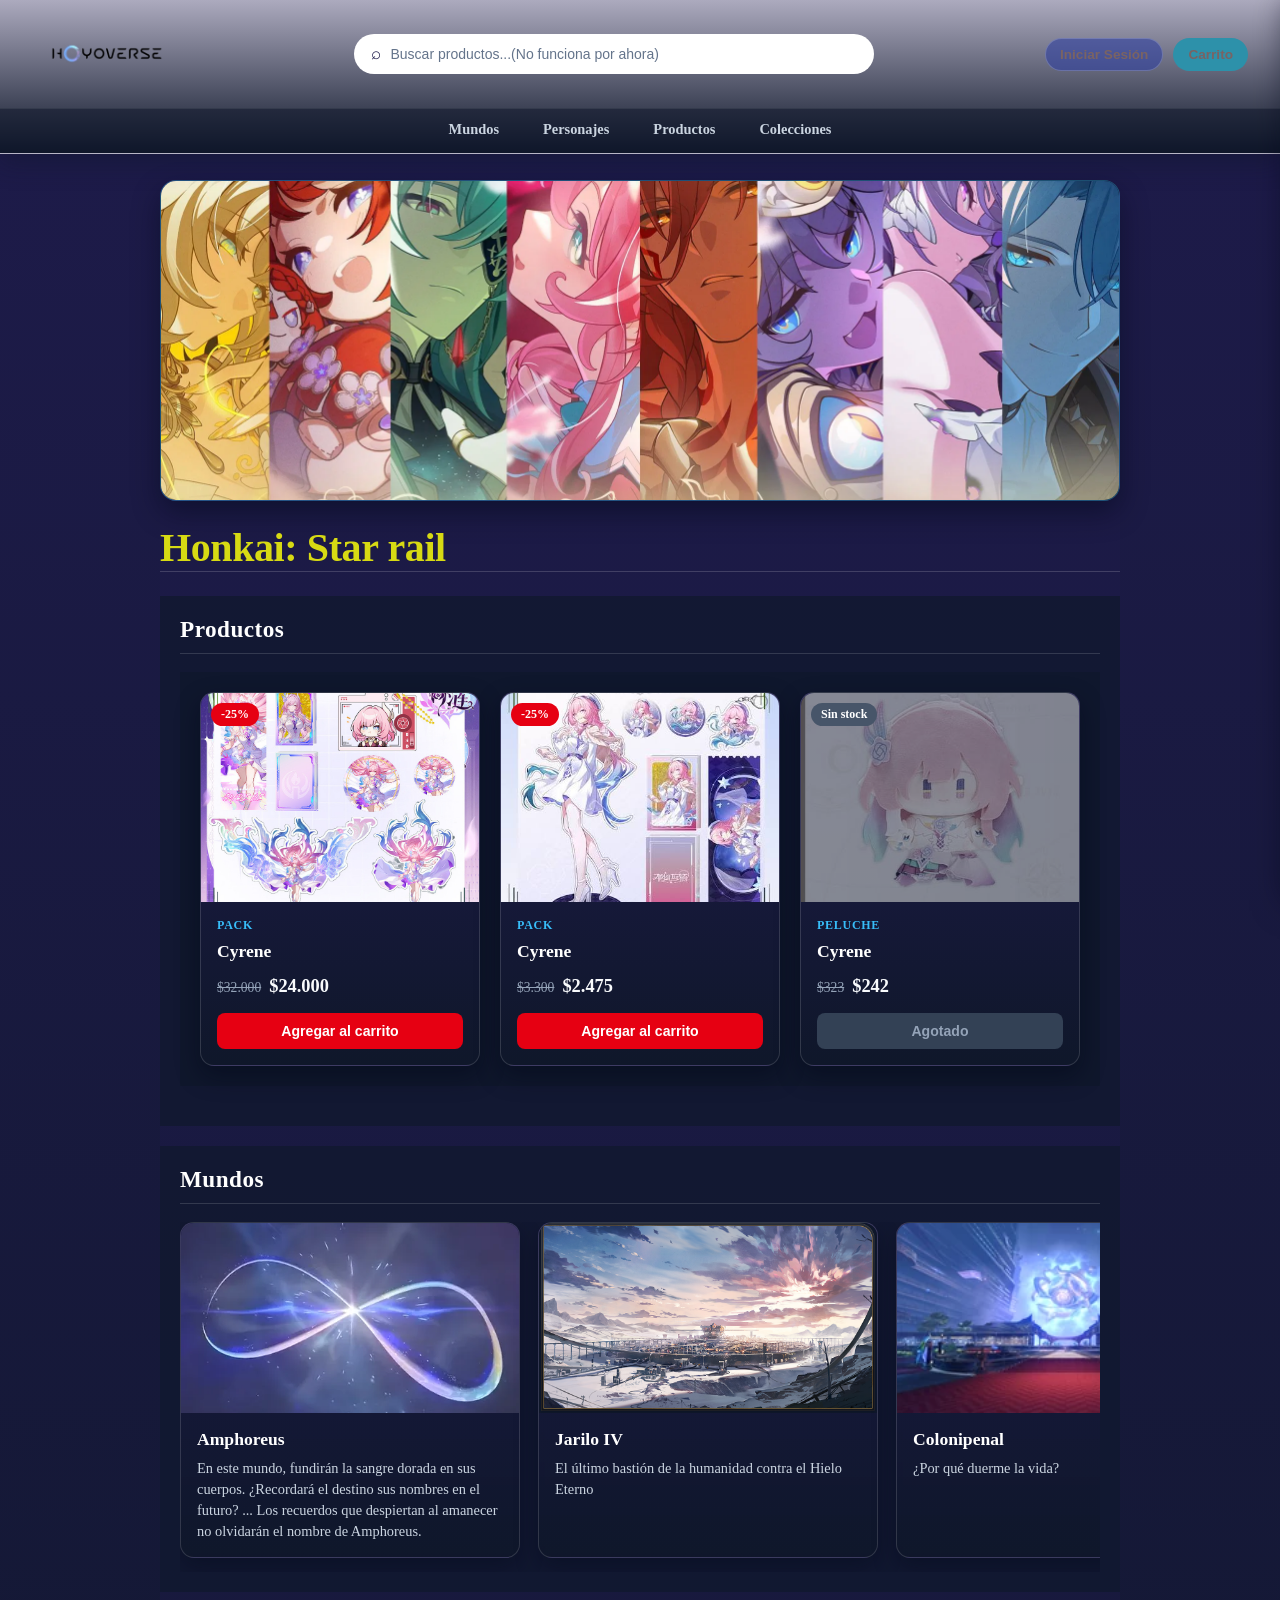
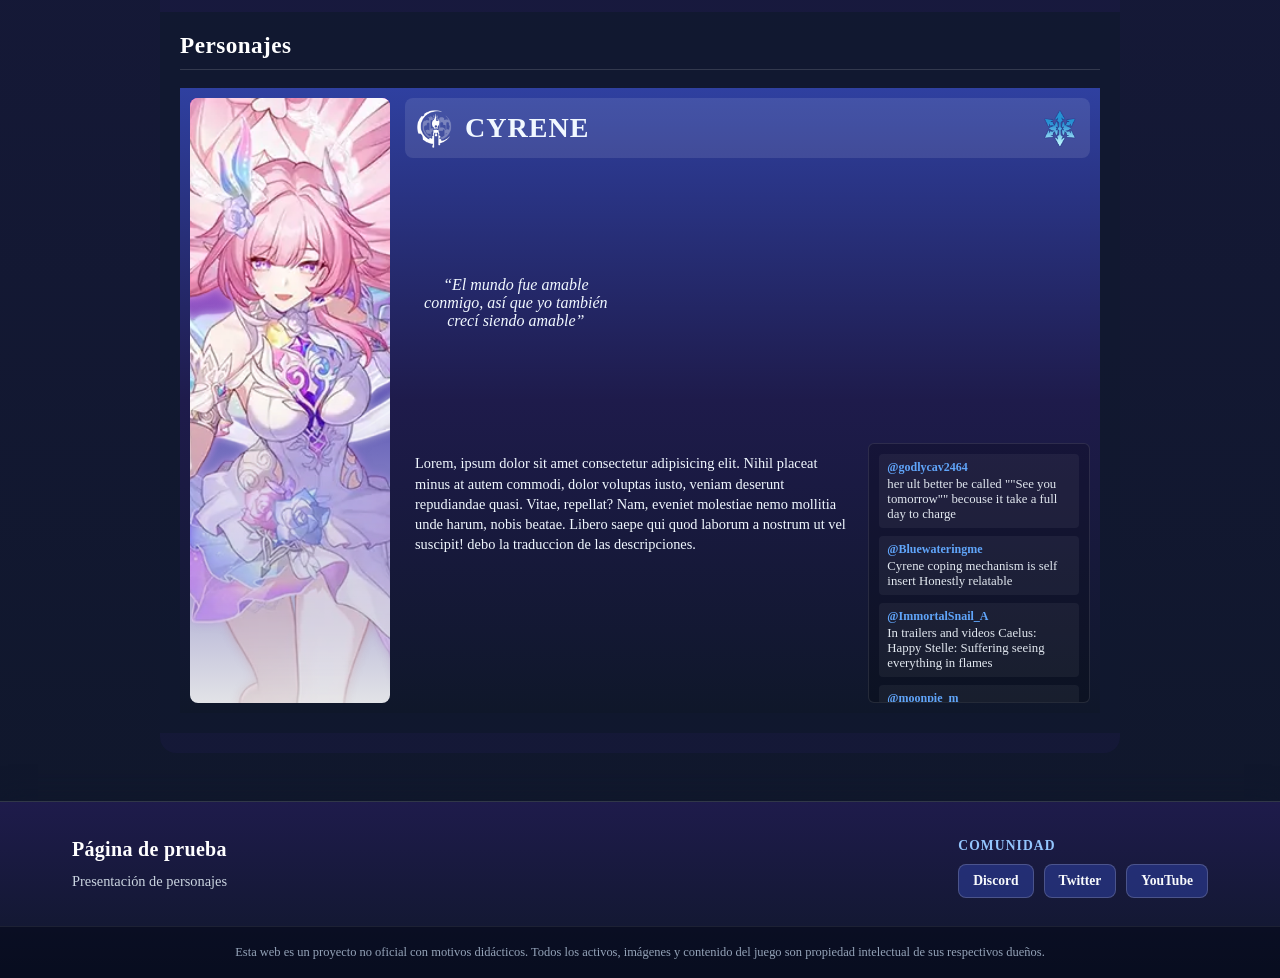
<file: index.html>
<!DOCTYPE html>
<html lang="en">
<head>
    <meta charset="UTF-8">
    <meta name="viewport" content="width=device-width, initial-scale=1.0">
    <link rel="stylesheet" href="assets/styles/layout.css">
    <link rel="stylesheet" href="assets/styles/header-style.css">
    <link rel="stylesheet" href="assets/styles/cartas-productos-style.css">
    <link rel="stylesheet" href="assets/styles/carrito-style.css">
    <link rel="stylesheet" href="assets/styles/cartas-style.css">
    <link rel="stylesheet" href="assets/styles/footer-style.css">

    <title>Proyecto Final FrontEnd</title>
</head>
<body>
    <div class="pagina">

        <div id="header-container">

        </div>

        <main>

        <div class="banner-entrada">
        <img
            src="./assets/img/wallpaper-crisos.png"
            alt="Portada de entrada"
            class="banner-entrada-img"
        >
        </div>

            <h1>Honkai: Star rail</h1>
            <!-- Productos -->
            <section class="productos">
                <h2>Productos</h2>

            <section id="catalogo" aria-label="Catálogo de productos">
                <div id="catalogo-grid" class="catalogo-grid"></div>
            </section>



            </section>



        <section id="mundos" aria-label="Mundos de Honkai: Star Rail">
            <h2>Mundos</h2>

            <div class="mundos-track" role="region" aria-label="Carrusel lateral de mundos">
                <article class="carta-mundo">
                    <div class="carta-mundo-img-wrap">
                        <img src="./assets/img/Amphoreus.png" alt="Amphoreus" class="carta-mundo-img" loading="lazy">
                    </div>
                    <div class="carta-mundo-cuerpo">
                        <h3 class="carta-mundo-titulo">Amphoreus</h3>
                        <p class="carta-mundo-desc">En este mundo, fundirán la sangre dorada en sus cuerpos. 
                            ¿Recordará el destino sus nombres en el futuro? ... 
                            Los recuerdos que despiertan al amanecer no olvidarán el nombre de Amphoreus.</p>
                    </div>
                </article>

                <article class="carta-mundo">
                    <div class="carta-mundo-img-wrap">
                        <img src="./assets/img/JariloIV.png" alt="Jarilo IV" class="carta-mundo-img" loading="lazy">
                    </div>
                    <div class="carta-mundo-cuerpo">
                        <h3 class="carta-mundo-titulo">Jarilo IV</h3>
                        <p class="carta-mundo-desc">El último bastión de la humanidad contra el Hielo Eterno</p>
                    </div>
                </article>

                <article class="carta-mundo">
                    <div class="carta-mundo-img-wrap">
                        <img src="./assets/img/Colonipenal.jpg" alt="Tercer mundo" class="carta-mundo-img" loading="lazy">
                    </div>
                    <div class="carta-mundo-cuerpo">
                        <h3 class="carta-mundo-titulo">Colonipenal</h3>
                        <p class="carta-mundo-desc">¿Por qué duerme la vida?</p>
                    </div>
                </article>
            </div>
        </section>



            <section class="personajes">
                <h2>Personajes</h2>


 <div class="contenedor-carta">
        <!--  Por la cantidad de personajes deberia cambiar esto por un script y un json
          no obstante, no tengo tiempo para eso  -->
        <!--  Imagen principal -->
        <div class="contenedor-imagen-personaje">
            <img src="assets/img/cyrene_card.png" alt="Cyrene" class="imagen-personaje">
        </div>
        
        <!--  Detalles -->
        <div class="detalles-personaje">
            
            <div class="personaje-entrada">
                <div class="caja-icono">
                    <img src="assets/img/Remembrance-logo.webp" alt="Vía" class="imagen-personaje-entrada">
                </div>    
                <div class="nombre-personaje">
                    <h3>Cyrene</h3>
                </div>   
                <div class="caja-icono">
                    <img src="assets/img/Ice.webp" alt="Elemento" class="imagen-personaje-entrada">
                </div>   
            </div>
            
            <!-- Grilla interna -->        
            <div class="grilla-contenido">
                
                <!-- Video Promo -->
                <div class="caja-video">
                    <iframe class="video-promo"
                        src="https://www.youtube.com/embed/CRAuK8T6Xis?si=6vDvrTY4_evHwBdL" 
                        title="YouTube video player" frameborder="0" allow="accelerometer; autoplay; clipboard-write; encrypted-media; 
                        gyroscope; picture-in-picture; web-share" referrerpolicy="strict-origin-when-cross-origin" allowfullscreen>

</iframe>
                    
                </div>  

                <!-- Frase  -->
                <div class="caja caja-quote">
                    “El mundo fue amable conmigo, así que yo también crecí siendo amable”
                    </p>
                </div>   

                <!-- Descripcion  -->
                <div class="caja caja-descripcion"> <p>
                    Lorem, ipsum dolor sit amet consectetur adipisicing elit. Nihil placeat minus at autem commodi, dolor voluptas iusto, veniam deserunt repudiandae quasi. Vitae, repellat? Nam, eveniet molestiae nemo mollitia unde harum, nobis beatae. Libero saepe qui quod laborum 
                    a nostrum ut vel suscipit! debo la traduccion de las descripciones.</p>
                </div>   
                
                <!-- Comentarios -->
                <div class="caja-comentarios">
                    <div class="comentario-item">
                        <span class="usuario-comentario">@godlycav2464</span>
                        <p class="texto-comentario">her ult better be  called ""See you tomorrow"" becouse it take a full day to charge</p>
                    </div>
                    <div class="comentario-item">
                        <span class="usuario-comentario">@Bluewateringme</span>
                        <p class="texto-comentario">Cyrene coping mechanism is self insert
                            Honestly relatable</p>
                    </div>
                    <div class="comentario-item">
                        <span class="usuario-comentario">@ImmortalSnail_A</span>
                        <p class="texto-comentario">In trailers and videos
                        Caelus: Happy
                        Stelle: Suffering seeing everything in flames</p>
                    </div>
                    <div class="comentario-item">
                        <span class="usuario-comentario">@moonpie_m</span>
                        <p class="texto-comentario">girl is a self insert writer 😂 she wasn't even present in those 
                        parts but she wrote herself into that anyways</p>
                    </div>
                    <div class="comentario-item">
                        <span class="usuario-comentario">@Yo</span>
                        <p class="texto-comentario">No te aguanto</p>
                    </div>
                </div>

            </div>
        </div>











            </section>

        </main>

        <div id="footer-container"></div>

    </div>


 


    <!-- Inicializacion de Sripts-->
    <script src="assets/app/header.js" defer></script>
    <script src="assets/app/footer.js" defer></script>
    <script src="assets/app/app.js" defer></script>




<!-- Carrito -->

<aside class="carrito-panel" id="carrito-panel" aria-label="Carrito de compras" aria-hidden="true">
    <div class="carrito-header">
        <h3>Tu Carrito</h3>
        <button type="button" id="btn-cerrar-carrito" class="btn-cerrar-carrito" aria-label="Cerrar carrito">✕</button>
    </div>

    <div class="carrito-items" id="carrito-items"></div>

    <div class="carrito-footer">
    <div class="carrito-total">
        <span>Total:</span>
        <strong id="carrito-total">$0</strong>
    </div>
    <button type="button" id="btn-comprar-carrito" class="btn-comprar-carrito">Comprar</button>
    <button type="button" id="btn-vaciar-carrito" class="btn-vaciar-carrito">Vaciar carrito</button>
    <p id="mensaje-compra" class="mensaje-compra" role="status" aria-live="polite"></p>
</div>
</aside>
<script src="assets/app/carrito.js" defer></script>

</body>
</html>
</file>
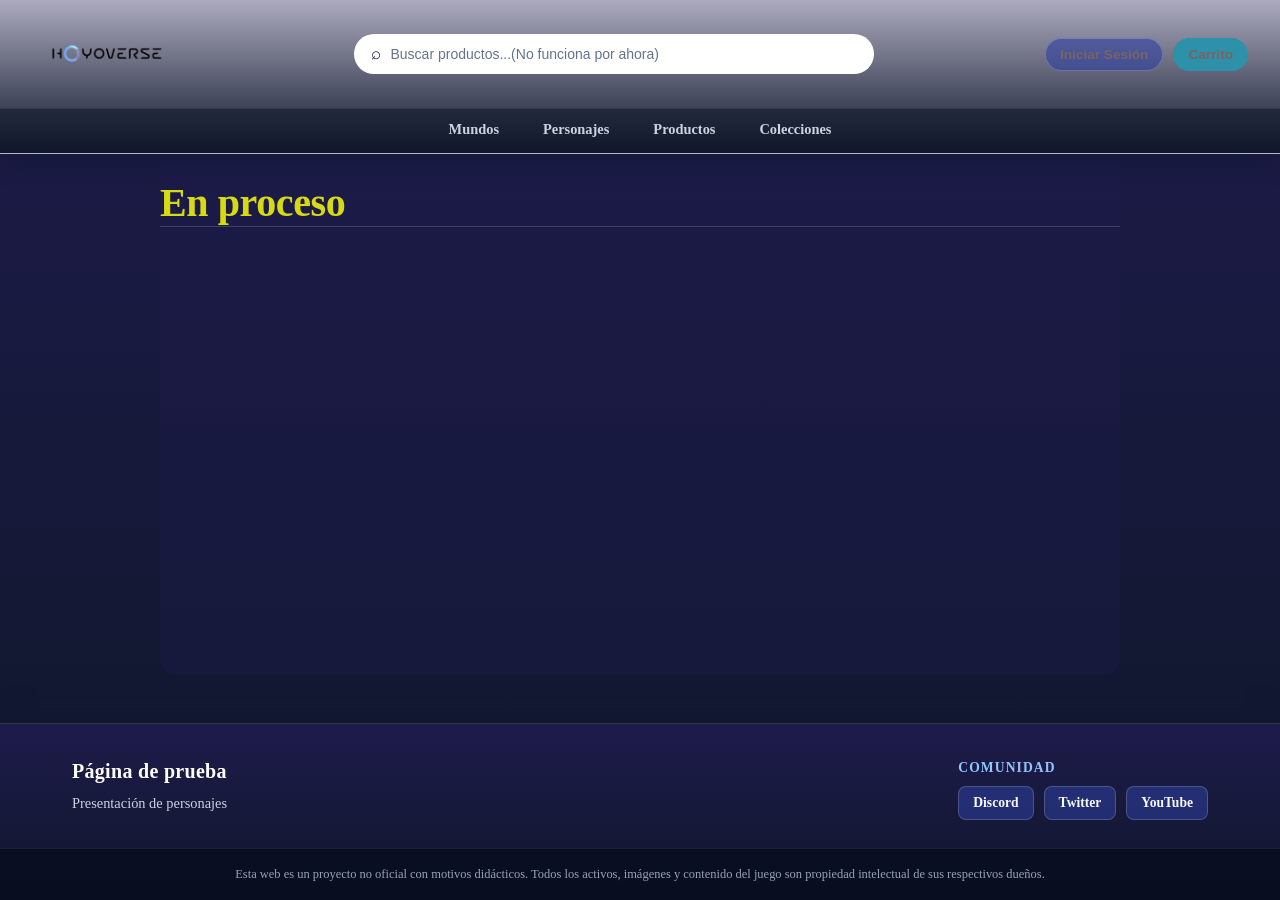
<file: Placeholder.html>
<!DOCTYPE html>
<html lang="en">
<head>
    <meta charset="UTF-8">
    <meta name="viewport" content="width=device-width, initial-scale=1.0">
    <title>placeholder</title>

    <link rel="stylesheet" href="assets/styles/layout.css">
    <link rel="stylesheet" href="assets/styles/header-style.css">
    <link rel="stylesheet" href="assets/styles/footer-style.css">

</head>
<body>


    <div class="pagina">
        <div id="header-container">
</div>
<main>  <h1>En proceso</h1> </main>
    
<div id="footer-container"></div>
</div>


    <script src="./assets/app/header.js" defer></script>
    <script src="./assets/app/footer.js" defer></script>
    
</body>
</html>
</file>
<file: assets/styles/layout.css>
* {
    box-sizing: border-box;
}

html, body {
    margin: 0;
    min-height: 100%;
    color: #f8fafc;
}

.pagina {
    min-height: 100vh;
    display: flex;
    flex-direction: column;

    background: linear-gradient(180deg, #1e1b4b 0%, #0f172a 100%);
}

/* SECCIONES */

main {
    padding-top: 180px;
}

main section {
    width: 100%;
    min-height: 200px;
    padding: 20px;
    margin-bottom: 20px;
    background-color: rgba(15, 23, 42, 0.65);

}

/* MAIN */
main {
    width: 75%;
    max-width: 1400px;
    margin: 0 auto;
    flex: 1;
    min-height: 400px;
    background-color: rgba(30, 27, 75, 0.35);

    border-radius: 16px;
}

h2 {
    margin: 0 0 18px;
    padding-bottom: 10px;
    font-size: 1.45rem;
    font-weight: 800;
    letter-spacing: 0.02em;
    color: #ffffff;
    border-bottom: 1px solid rgba(255, 255, 255, 0.14);
    position: relative;
}
h1 {
    margin: 0 0 24px;

    font-size: clamp(1.8rem, 3.2vw, 2.5rem);
    font-weight: 800;
    line-height: 1.15;
    letter-spacing: -0.01em;
    color: #e4e710ef;
    border-bottom: 1px solid rgba(255, 255, 255, 0.16);
    position: relative;
}

.banner-entrada {
    width: 100%;
    margin-bottom: 24px;
    border-radius: 16px;
    overflow: hidden;
    background: linear-gradient(135deg, #1e1b4b 0%, #0f172a 100%);
    border: 1px solid rgba(56, 189, 248, 0.35);
    box-shadow: 0 12px 28px rgba(2, 6, 23, 0.45);
}

.banner-entrada-img {
    width: 100%;
    aspect-ratio: 21 / 7;
    max-height: 340px;
    object-fit: cover;
    display: block;
}

@media (max-width: 768px) {
    .banner-entrada {
        margin-bottom: 18px;
        border-radius: 14px;
    }

    .banner-entrada-img {
        aspect-ratio: 16 / 9;
        max-height: 220px;
    }
}
</file>
<file: assets/styles/header-style.css>
* {
    margin: 0;
    padding: 0;
    box-sizing: border-box;
}

.header {
    position: fixed;
    top: 0;
    left: 0;
    width: 100%;
    display: flex;
    flex-direction: column;
    background: linear-gradient(180deg, #acaabe 0%, #0f172a 100%);
    border-bottom: 1px solid rgba(255, 255, 255, 0.14);
    box-shadow: 0 8px 24px rgba(15, 23, 42, 0.45);
    color: rgb(241, 248, 255);
    z-index: 1000;
    transition: background 0.25s ease;
}

.header-top {
    min-height: 76px;
    height: 12vh;
    padding: 0 2.5%;
    display: flex;
    align-items: center;
    justify-content: space-between;
    gap: 16px;
    transition: height 0.3s ease, min-height 0.3s ease;
}

/* --- Logo --- */
.logo {
    display: inline-flex;
    align-items: center;
    text-decoration: none;
    color: #ffffff;
    flex-shrink: 0;
}

.logo img {
    width: 150px;
    height: 64px;
    object-fit: contain;
    display: block;
    transition: width 0.3s ease, height 0.3s ease;
}

/* --- Barra del buscador --- */
.buscador {
    width: 45%;
    max-width: 520px;
    height: 40px;
    display: flex;
    align-items: center;
    gap: 10px;
    background-color: #ffffff;
    border: 2px solid transparent;
    border-radius: 25px;
    padding: 0 15px;
    transition: border-color 0.2s ease, box-shadow 0.2s ease;
}

.buscador span {
    color: #1e1b4b;
    font-size: 1.05rem;
    line-height: 1;
}

.buscador:focus-within {
    border-color: #a0666b;
    box-shadow: 0 0 0 3px rgba(230, 0, 18, 0.22);
}

.buscador input {
    width: 100%;
    border: none;
    outline: none;
    background: transparent;
    color: #0f172a;
    font-size: 14px;
    font-weight: 500;
}

.buscador input::placeholder {
    color: #64748b;
}

/* --- Accesos (Cuenta y Carrito) --- */
.accesos {
    display: flex;
    align-items: center;
    gap: 10px;
    flex-shrink: 0;
}

.accesos button {
    width: auto;
    padding: 8px 14px;
    border-radius: 999px;
    border: 1px solid rgba(255, 255, 255, 0.2);
    background: rgba(47, 64, 160, 0.6);
    color: #7a6363;
    font-size: 0.85rem;
    font-weight: 700;
    cursor: pointer;
    white-space: nowrap;
    transition: background-color 0.2s ease, border-color 0.2s ease;
}

.accesos button:hover {
    background: rgba(47, 64, 160, 0.95);
    border-color: #38bdf8;
}

.accesos .btn-carrito {
    background-color: #2d91aa;
    border-color: transparent;
}

.accesos .btn-carrito:hover {
    background-color: #257a90;
    border-color: transparent;
}

/* --- Navegación inferior --- */
.nav {
    min-height: 44px;
    height: 5vh;
    display: flex;
    justify-content: center;
    align-items: center;
    gap: 36px;
    background: rgba(15, 23, 42, 0.55);
    border-top: 1px solid rgba(255, 255, 255, 0.08);
    transition: all 0.25s ease;
}

.nav a {
    position: relative;
    padding: 8px 4px;
    color: #cbd5e1;
    text-decoration: none;
    font-size: 0.9rem;
    font-weight: 700;
    border-bottom: 3px solid transparent;
    transition: color 0.2s ease, border-color 0.2s ease;
}

.nav a:hover,
.nav a.activo {
    color: #ffffff;
    border-bottom-color: #6d3e42;
}

/* --- Botón menú (oculto de primera) --- */
.boton-menu {
    display: none;
    width: auto;
    padding: 7px 12px;
    border-radius: 8px;
    border: 1px solid rgba(255, 255, 255, 0.22);
    background-color: #a6aa9b;
    color: #ffffff;
    font-size: 0.85rem;
    font-weight: 800;
    cursor: pointer;
    white-space: nowrap;
}

/* --- Estado compacto no funciona --- */
.header.compacto .header-top {
    min-height: 58px;
    height: 8vh;
}

.header.compacto .logo img {
    width: 120px;
    height: 46px;
}

.header.compacto .nav {
    display: none;
}

.header.compacto .boton-menu {
    display: inline-flex;
    align-items: center;
    gap: 6px;
}

/* --- Menú desplegable cuando está compacto y abierto --- */
.header.compacto.abierto .nav {
    display: flex;
    flex-wrap: wrap;
    justify-content: center;
    align-items: center;
    height: auto;
    padding: 12px 20px;
    gap: 20px;
    background: #1e1b4b;
    border-top: 1px solid rgba(255, 255, 255, 0.14);
}





.modal-overlay {
    position: fixed;
    inset: 0;
    display: none;
    align-items: center;
    justify-content: center;
    padding: 20px;
    background: rgba(2, 6, 23, 0.78);
    backdrop-filter: blur(5px);
    z-index: 2000;
}

.modal-overlay.activo {
    display: flex;
}

.grid-container {
    position: relative;
    width: 100%;
    max-width: 440px;
    padding: 28px 24px;
    border-radius: 16px;
    background: linear-gradient(180deg, #1e1b4b 0%, #0f172a 100%);
    border: 1px solid rgba(255, 255, 255, 0.16);
    box-shadow: 0 20px 50px rgba(0, 0, 0, 0.6);
    color: #f8fafc;
    display: grid;
    grid-template-columns: repeat(2, 1fr);
    gap: 14px;
}

.ancho-total {
    grid-column: 1 / -1;
    display: flex;
    flex-direction: column;
    gap: 6px;
}

.medio-ancho {
    grid-column: span 1;
}

.titulo {
    font-size: 1.35rem;
    font-weight: 800;
    text-align: center;
    margin-bottom: 4px;
}

.grid-container label {
    font-size: 0.82rem;
    font-weight: 700;
    color: #93c5fd;
}

.grid-container input,
.grid-container select {
    width: 100%;
    padding: 10px 12px;
    border-radius: 8px;
    border: 1px solid rgba(148, 163, 184, 0.35);
    background: #172038;
    color: #ffffff;
    font-size: 0.9rem;
}

.grid-container input:focus,
.grid-container select:focus {
    outline: 2px solid #38bdf8;
    outline-offset: 1px;
}

.grid-container button[type="submit"],
.grid-container .btn-secundario {
    width: 100%;
    padding: 10px 14px;
    border-radius: 8px;
    border: none;
    font-weight: 700;
    font-size: 0.9rem;
    cursor: pointer;
    transition: opacity 0.2s ease, transform 0.15s ease;
}

.grid-container button[type="submit"] {
    background: #991e28;
    color: #ffffff;
}

.grid-container .btn-secundario {
    background: rgba(47, 64, 160, 0.7);
    border: 1px solid rgba(255, 255, 255, 0.2);
    color: #2b4157;
}

.grid-container button:hover {
    opacity: 0.92;
}

.btn-cerrar {
    position: absolute;
    top: 12px;
    right: 12px;
    width: 32px;
    height: 32px;
    border-radius: 50%;
    border: 1px solid rgba(255, 255, 255, 0.2);
    background: rgba(15, 23, 42, 0.8);
    color: #ffffff;
    font-weight: 800;
    cursor: pointer;
}

#estado-login {
    min-height: 18px;
    font-size: 0.85rem;
    text-align: center;
    color: #38bdf8;
}

/* MEDIA*/
/* --- Celulares y pantallas chicas --- */

.solo-movil { display: none; }
@media (max-width: 768px){
.solo-movil { display: block; }
}

@media (max-width: 768px) {
    .header {
        overflow: hidden;
    }

    .header-top {
        height: auto;
        min-height: 64px;
        padding: 10px 14px;
        display: flex;
        align-items: center;
        justify-content: space-between;
        gap: 10px;
    }

    .logo img {
        width: 118px;
        height: 44px;
    }

    /* Ocultar buscador y botones de acceso en pantalla chica */

   .accesos #btn-abrir-modal,
    .accesos .btn-abrir {
        display: none;
    }
    .accesos #btn-abrir-carrito
    {
        display: none;
    }

    /* Mostrar botón de menú */
    .boton-menu {
        display: inline-flex;
        align-items: center;
        gap: 5px;
        padding: 8px 12px;
        font-size: 0.82rem;
    }

    /* Menú desplegable oculto hasta tocar #botonMenu */
    .nav {
        display: none;
        height: auto;
        min-height: 0;
        flex-direction: column;
        align-items: stretch;
        gap: 0;
        padding: 6px 14px 12px;
        background: #1e1b4b;
        border-top: 1px solid rgba(255, 255, 255, 0.12);
    }

    .nav a {
        padding: 11px 6px;
        border-bottom: 1px solid rgba(255, 255, 255, 0.08);
        border-left: 3px solid transparent;
        font-size: 0.92rem;
    }

    .nav a:last-child {
        border-bottom: none;
    }

    .nav a:hover,
    .nav a.activo {
        border-bottom-color: rgba(255, 255, 255, 0.08);
        border-left-color: #e60012;
        padding-left: 10px;
    }

    .header.abierto .nav,
    .header.compacto.abierto .nav {
        display: flex;
    }

    /* Ajuste del espacio superior del main al ser una sola fila compacta */
    main {
        padding-top: 76px;
    }

    main section {
        scroll-margin-top: 76px;
    }

    .grid-container {
        padding: 22px 16px;
        gap: 12px;
    }
}

@media (max-width: 420px) {
    .logo img {
        width: 98px;
        height: 38px;
    }

    .medio-ancho {
        grid-column: 1 / -1;
    }
}
</file>
<file: assets/styles/cartas-productos-style.css>
.catalogo-grid {
    display: grid;
    grid-template-columns: repeat(auto-fill, minmax(230px, 1fr));
    gap: 20px;
}

.carta-producto {
    display: flex;
    flex-direction: column;
    background: linear-gradient(180deg, #1e1b4b 0%, #0f172a 100%);
    border: 1px solid rgba(255, 255, 255, 0.14);
    border-radius: 14px;
    overflow: hidden;
    color: #f8fafc;
    box-shadow: 0 10px 24px rgba(2, 6, 23, 0.45);
    transition: transform 0.2s ease, border-color 0.2s ease, box-shadow 0.2s ease;
}

.carta-producto:hover {
    transform: translateY(-4px);
    border-color: #38bdf8;
    box-shadow: 0 16px 32px rgba(2, 6, 23, 0.6);
}

.carta-img-wrap {
    position: relative;
    aspect-ratio: 4 / 3;
    background: rgba(15, 23, 42, 0.8);
    overflow: hidden;
}

.carta-img-wrap img {
    width: 100%;
    height: 100%;
    object-fit: cover;
    display: block;
}

.badge-producto {
    position: absolute;
    top: 10px;
    left: 10px;
    padding: 4px 10px;
    border-radius: 999px;
    font-size: 0.75rem;
    font-weight: 800;
    color: #ffffff;
    z-index: 2;
}

.badge-producto.oferta {
    background: #e60012;
}

.badge-producto.sin-stock {
    background: #475569;
}

.carta-cuerpo {
    padding: 16px;
    display: flex;
    flex-direction: column;
    gap: 8px;
    flex: 1;
}

.carta-tipo {
    font-size: 0.75rem;
    font-weight: 800;
    text-transform: uppercase;
    letter-spacing: 0.06em;
    color: #38bdf8;
}

.carta-titulo {
    font-size: 1.1rem;
    font-weight: 800;
    color: #ffffff;
}

.carta-precios {
    margin-top: auto;
    padding-top: 6px;
    display: flex;
    align-items: baseline;
    gap: 8px;
}

.precio-tachado {
    font-size: 0.85rem;
    color: #94a3b8;
    text-decoration: line-through;
}

.precio-final {
    font-size: 1.15rem;
    font-weight: 800;
    color: #f8fafc;
}

.btn-agregar {
    margin-top: 8px;
    width: 100%;
    padding: 10px 14px;
    border: none;
    border-radius: 8px;
    background: #e60012;
    color: #ffffff;
    font-size: 0.88rem;
    font-weight: 700;
    cursor: pointer;
    transition: background-color 0.2s ease, opacity 0.2s ease;
}

.btn-agregar:hover:not(:disabled) {
    background: #c80010;
}

.btn-agregar:disabled {
    background: #334155;
    color: #94a3b8;
    cursor: not-allowed;
}

.carta-producto.sin-stock .carta-img-wrap img {
    opacity: 0.55;
    filter: grayscale(40%);
}
</file>
<file: assets/styles/carrito-style.css>
/* Me estoy mareando de tantos css

    --- CARRITO  Y NADA MAS  --- 
    
*/
.carrito-panel {
    position: fixed;
    top: 0;
    right: -380px;
    width: min(360px, 100vw);
    height: 100vh;
    background: linear-gradient(180deg, #1e1b4b 0%, #0f172a 100%);
    border-left: 1px solid rgba(255, 255, 255, 0.16);
    box-shadow: -12px 0 32px rgba(2, 6, 23, 0.65);
    color: #f8fafc;
    z-index: 1200;
    display: flex;
    flex-direction: column;
    transition: right 0.25s ease;
}

.carrito-panel.abierto {
    right: 0;
}

.carrito-header {
    padding: 18px 20px;
    border-bottom: 1px solid rgba(255, 255, 255, 0.12);
    display: flex;
    align-items: center;
    justify-content: space-between;
}

.carrito-header h3 {
    font-size: 1.05rem;
    font-weight: 800;
}

.btn-cerrar-carrito {
    background: rgba(255, 255, 255, 0.08);
    border: 1px solid rgba(255, 255, 255, 0.18);
    color: #f8fafc;
    border-radius: 8px;
    padding: 6px 10px;
    cursor: pointer;
    font-weight: 700;
}

.btn-cerrar-carrito:hover {
    border-color: #38bdf8;
}

.carrito-items {
    flex: 1;
    overflow-y: auto;
    padding: 16px 20px;
    display: flex;
    flex-direction: column;
    gap: 14px;
}

.carrito-vacio {
    color: #94a3b8;
    font-size: 0.9rem;
    text-align: center;
    margin-top: 24px;
}

.carrito-item {
    display: flex;
    gap: 12px;
    padding: 10px;
    border-radius: 10px;
    background: rgba(15, 23, 42, 0.7);
    border: 1px solid rgba(255, 255, 255, 0.1);
}

.carrito-item-img {
    width: 64px;
    height: 64px;
    object-fit: cover;
    border-radius: 8px;
    flex-shrink: 0;
}

.carrito-item-info {
    flex: 1;
    display: flex;
    flex-direction: column;
    gap: 4px;
}

.carrito-item-info h4 {
    font-size: 0.95rem;
    font-weight: 700;
}

.carrito-item-info span {
    font-size: 0.8rem;
    color: #cbd5e1;
}

.carrito-controles {
    margin-top: 6px;
    display: flex;
    align-items: center;
    gap: 8px;
}

.btn-cant,
.btn-quitar {
    border: 1px solid rgba(255, 255, 255, 0.18);
    background: rgba(47, 64, 160, 0.65);
    color: #ffffff;
    border-radius: 6px;
    padding: 4px 8px;
    font-size: 0.78rem;
    font-weight: 700;
    cursor: pointer;
}

.btn-cant:hover {
    border-color: #38bdf8;
}

.btn-quitar {
    margin-left: auto;
    background: rgba(230, 0, 18, 0.25);
    border-color: rgba(230, 0, 18, 0.5);
}

.btn-quitar:hover {
    background: #e60012;
}

.carrito-footer {
    padding: 16px 20px;
    border-top: 1px solid rgba(255, 255, 255, 0.12);
    background: rgba(2, 6, 23, 0.45);
    display: flex;
    flex-direction: column;
    gap: 12px;
}

.carrito-total {
    display: flex;
    justify-content: space-between;
    align-items: center;
    font-size: 1rem;
}

.carrito-total strong {
    font-size: 1.2rem;
    color: #38bdf8;
}

.btn-vaciar-carrito {
    width: 100%;
    padding: 10px;
    border: none;
    border-radius: 8px;
    background: #e60012;
    color: #ffffff;
    font-weight: 700;
    cursor: pointer;
}

.btn-vaciar-carrito:hover {
    background: #c80010;
}

.btn-comprar-carrito {
    width: 100%;
    padding: 10px;
    border: none;
    border-radius: 8px;
    background: #2d91aa;
    color: #ffffff;
    font-weight: 700;
    cursor: pointer;
    transition: background-color 0.2s ease, transform 0.15s ease;
}

.btn-comprar-carrito:hover {
    background: #257a90;
}

.btn-comprar-carrito:active {
    transform: translateY(1px);
}

.mensaje-compra {
    min-height: 0;
    margin: 0;
    font-size: 0.85rem;
    font-weight: 700;
    text-align: center;
    color: #38bdf8;
    opacity: 0;
    transition: opacity 0.2s ease;
}

.mensaje-compra.visible {
    opacity: 1;
}
</file>
<file: assets/styles/cartas-style.css>
/*  Carta completa  */
        .contenedor-carta {
            /* Ajustes básicos */ 
            background: linear-gradient(180deg, #2f40a0 0%, #1e1b4b 50%, #0f172a 100%);
            width: 100%;
            max-width: 100%; 
            height: 625px;
            padding: 10px;
            box-sizing: border-box;
            color: rgb(241, 248, 255);       
            display: flex;
            gap: 15px;
        }

    /*  Imagen del personaje  */    
        .contenedor-imagen-personaje {
            /* Tamaño estricto fijo */
            width: 200px;
            height: 100%;
            flex-shrink: 0; 
            background: linear-gradient(180deg, #ff4fe2 0%, #5d57b6 50%, #e2e3e7 100%);
            border-radius: 8px;
            overflow: hidden;
        }

        .imagen-personaje {
            width: 100%;
            height: 100%;
            object-fit: cover;
        }   
    
    /*  Detalles a la derecha del personaje  */    
        .detalles-personaje {
            flex: 1;
            display: flex;
            flex-direction: column;
            gap: 15px;
            height: 100%;
        }
    /*  Nombre e iconos */
        .personaje-entrada {
            display: flex;
            align-items: center;
            gap: 10px;
            background-color: rgba(255, 255, 255, 0.1);
            padding: 10px;
            border-radius: 8px;
        }

        .caja-icono {
            width: 40px;
            height: 40px;
            display: flex;
            align-items: center;
            justify-content: center;
        }

        .imagen-personaje-entrada {
            width: 100%;
            height: 100%;
            object-fit: contain;
        }

        .nombre-personaje {
            flex: 1;
            font-size: 1.5rem;
            font-weight: bold;
            text-transform: uppercase;
            letter-spacing: 1px;
        }
    
    /*  Cuerpo de los detalles  */
        .grilla-contenido {
            display: grid;
            grid-template-columns: repeat(3, 1fr);
            grid-template-rows: repeat(4, 1fr);
            /* tal vez podia hacerlo en 2 de 1fr pero ya fue */
            gap: 10px;
            min-height: 0; 
        }

        .caja-video {
            grid-column: 2 / 4;
            grid-row: 1 / 3;
            overflow: hidden;
            border-radius: 6px;
        }

        .video-promo {
            width: 100%;
            height: 100%; 
            border: none;
            aspect-ratio: 16 / 9;
        }

        .caja-quote {
            grid-column: 1 / 2;
            grid-row: 1 / 3;
            display: flex;
            align-items: center;
            justify-content: center;
            text-align: center;
            font-style: italic;
            padding: 10px;
        }

        .caja-descripcion {
            grid-column: 1 / 3;
            grid-row: 3 / 5;
            padding: 10px;
            overflow-y: auto;
            font-size: 0.9rem;
            line-height: 1.4;
        }

  

        .caja-comentarios {
            grid-column: 3 / 4;
            grid-row: 3 / 5;
            display: flex;
            flex-direction: column;
            gap: 8px;
            padding: 10px;
            background-color: rgba(0, 0, 0, 0.2);
            border: 1px solid rgba(255, 255, 255, 0.1);
            border-radius: 6px;
            
            /* barra de scrol  */
            overflow-y: auto; 
        }

        .comentario-item {
            background-color: rgba(255, 255, 255, 0.05);
            border-radius: 4px;
            padding: 6px 8px;
            display: flex;
            flex-direction: column;
            gap: 2px;
        }

        .usuario-comentario {
            font-size: 0.75rem;
            font-weight: bold;
            color: #60a5fa;
        }

        .texto-comentario {
            font-size: 0.8rem;
            color: #e2e8f0;
            margin: 0;
            word-break: break-word;
        }

        /*Media query*/

        @media (max-width: 768px) {
            
            /*  Cambio el flex de direccion para tener 3 partes en fila */
            .contenedor-carta {
                flex-direction: column-reverse;
                height: auto; 
            }

            /* Imagen ver como evitar que se deforme tanto */
            .contenedor-imagen-personaje {
                width: 100%;
                aspect-ratio: 9 / 14; 
                height: auto; 
                max-height: 425px;
            }

           
            .grilla-contenido {
                display: flex;
                flex-direction: column;
            }

            
            .caja-quote {
                width: 100%;
                box-sizing: border-box;
            }

            
            .caja-video,
            .caja-descripcion,
            .caja-comentarios {
                display: none ;
            }
        }
/* Mundos */
.mundos-track {
    display: flex;
    gap: 18px;
    overflow-x: auto;
    scroll-snap-type: x mandatory;
    scroll-behavior: smooth;
    padding-bottom: 14px;
    -webkit-overflow-scrolling: touch;
}

/* Barra de desplazamiento sutil estilo oscuro/celeste */
.mundos-track::-webkit-scrollbar {
    height: 8px;
}

.mundos-track::-webkit-scrollbar-track {
    background: rgba(15, 23, 42, 0.65);
    border-radius: 999px;
}

.mundos-track::-webkit-scrollbar-thumb {
    background: rgba(56, 189, 248, 0.45);
    border-radius: 999px;
}

.mundos-track::-webkit-scrollbar-thumb:hover {
    background: #38bdf8;
}

.carta-mundo {
    flex: 0 0 min(320px, 82%);
    scroll-snap-align: start;
    display: flex;
    flex-direction: column;
    border-radius: 14px;
    overflow: hidden;
    background: linear-gradient(180deg, rgba(30, 27, 75, 0.75) 0%, rgba(15, 23, 42, 0.92) 100%);
    border: 1px solid rgba(255, 255, 255, 0.14);
    box-shadow: 0 10px 22px rgba(2, 6, 23, 0.35);
    transition: transform 0.2s ease, border-color 0.2s ease;
}

.carta-mundo:hover {
    transform: translateY(-3px);
    border-color: rgba(56, 189, 248, 0.55);
}

.carta-mundo-img-wrap {
    width: 100%;
    aspect-ratio: 16 / 9;
    overflow: hidden;
    background: #0f172a;
}

.carta-mundo-img {
    width: 100%;
    height: 100%;
    object-fit: cover;
    display: block;
}

.carta-mundo-cuerpo {
    padding: 16px;
    display: flex;
    flex-direction: column;
    gap: 8px;
}

.carta-mundo-titulo {
    margin: 0;
    font-size: 1.1rem;
    font-weight: 800;
    color: #ffffff;
}

.carta-mundo-desc {
    margin: 0;
    font-size: 0.9rem;
    line-height: 1.45;
    color: #cbd5e1;
}

@media (min-width: 900px) {
    .carta-mundo {
        flex: 0 0 calc((100% - 36px) / 2.6);
    }
}
</file>
<file: assets/styles/footer-style.css>
.footer-sitio {
    width: 100%;
    margin-top: 48px;
    background: linear-gradient(180deg, #1e1b4b 0%, #0f172a 100%);
    border-top: 1px solid rgba(255, 255, 255, 0.14);
    box-shadow: 0 -8px 24px rgba(15, 23, 42, 0.35);
    color: #f1f8ff;
}

.contenido-footer {
    max-width: 1200px;
    margin: 0 auto;
    padding: 36px 2.5% 28px;
    display: flex;
    justify-content: space-between;
    align-items: flex-start;
    gap: 32px;
    flex-wrap: wrap;
}

.columna-footer {
    display: flex;
    flex-direction: column;
    gap: 10px;
    max-width: 420px;
}

.logo-footer {
    font-size: 1.25rem;
    font-weight: 800;
    color: #ffffff;
    letter-spacing: 0.3px;
}

.descripcion-footer {
    font-size: 0.9rem;
    line-height: 1.5;
    color: #cbd5e1;
}

.columna-footer h4 {
    font-size: 0.85rem;
    font-weight: 800;
    text-transform: uppercase;
    letter-spacing: 0.08em;
    color: #93c5fd;
}

.redes-sociales {
    display: flex;
    flex-wrap: wrap;
    gap: 10px;
}

.redes-sociales a {
    display: inline-flex;
    align-items: center;
    padding: 8px 14px;
    border-radius: 8px;
    background: rgba(47, 64, 160, 0.55);
    border: 1px solid rgba(255, 255, 255, 0.18);
    color: #f8fafc;
    text-decoration: none;
    font-size: 0.85rem;
    font-weight: 700;
    transition: background-color 0.2s ease, border-color 0.2s ease, transform 0.15s ease;
}

.redes-sociales a:hover {
    background: rgba(47, 64, 160, 0.92);
    border-color: #e60012;
    color: #ffffff;
    transform: translateY(-1px);
}

.barray-copyright {
    padding: 16px 2.5%;
    background: rgba(2, 6, 23, 0.55);
    border-top: 1px solid rgba(255, 255, 255, 0.08);
    text-align: center;
}

.disclaimer {
    max-width: 900px;
    margin: 0 auto;
    font-size: 0.78rem;
    line-height: 1.5;
    color: #94a3b8;
}

/* --- Adaptación para celulares --- */
@media (max-width: 768px) {
    .contenido-footer {
        flex-direction: column;
        align-items: flex-start;
        padding: 28px 16px 22px;
        gap: 24px;
    }

    .redes-sociales a {
        padding: 8px 12px;
        font-size: 0.82rem;
    }

    .barray-copyright {
        padding: 14px 16px;
    }
}
</file>
